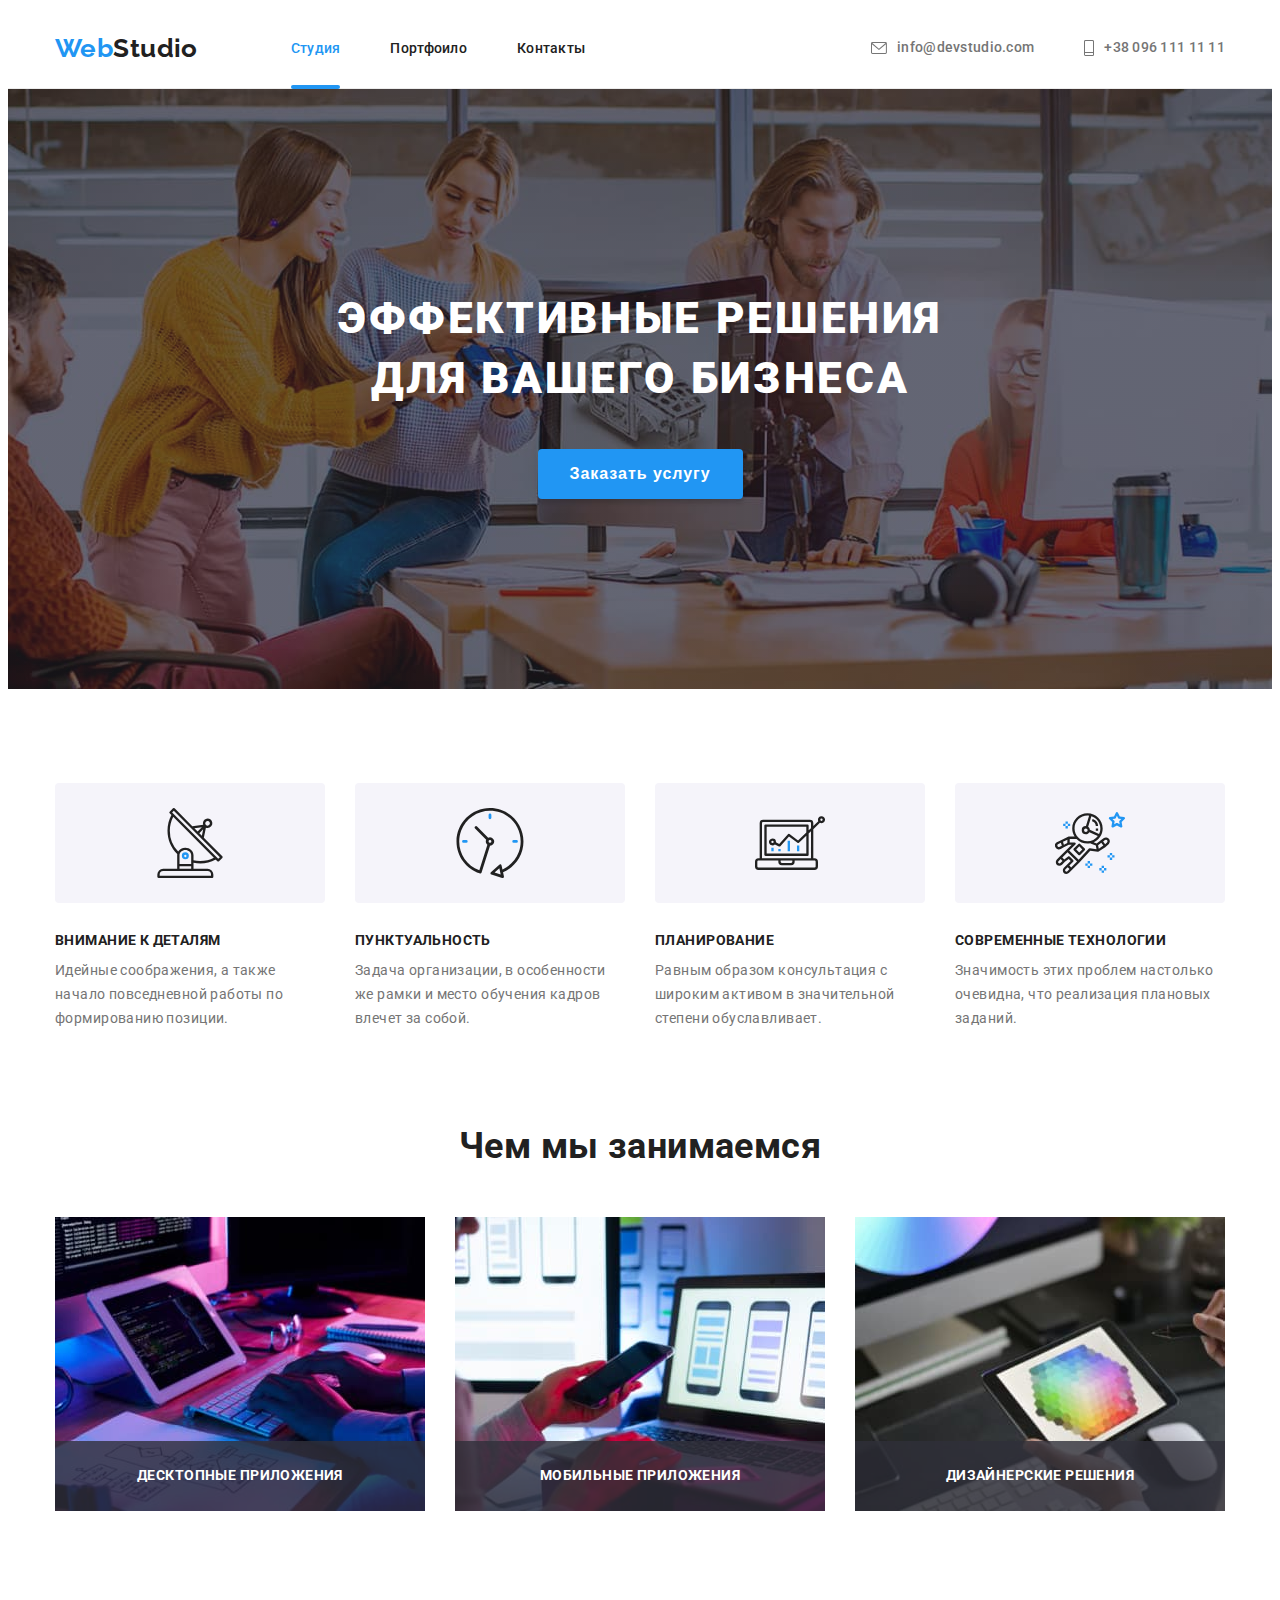
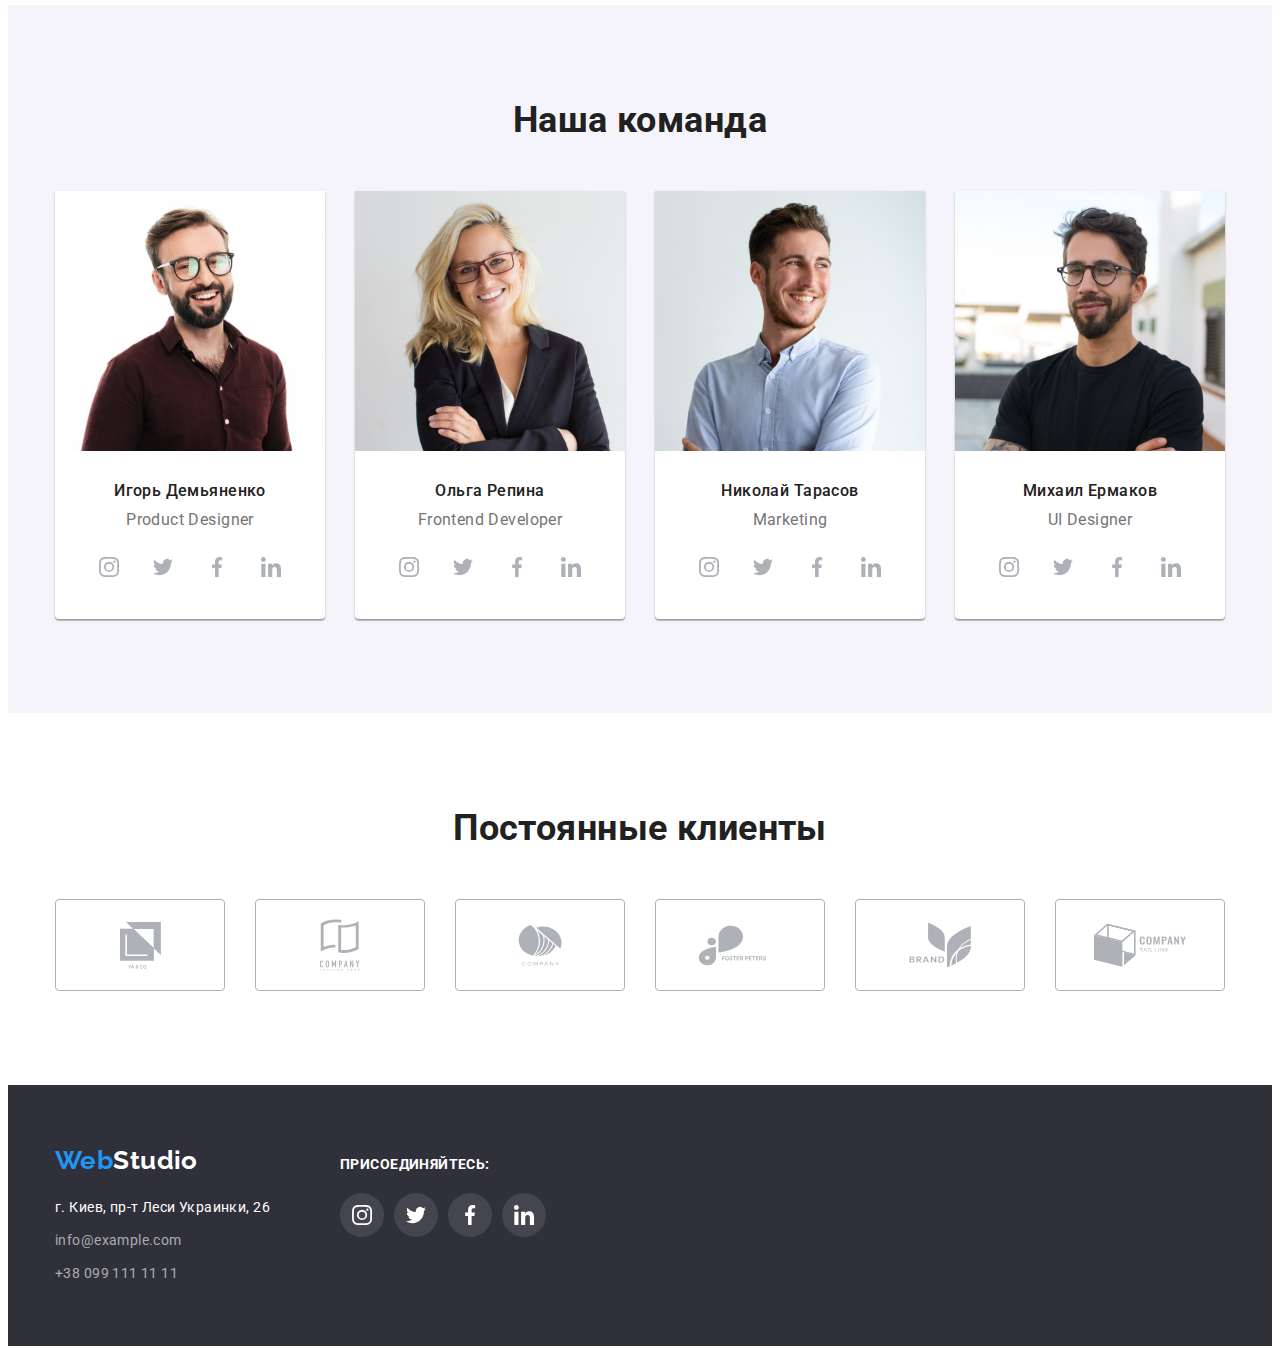
<file: index.html>
<!DOCTYPE html>
<html lang="ru">
  <head>
    <meta charset="UTF-8" />
    <meta http-equiv="X-UA-Compatible" content="IE=edge" />
    <meta name="viewport" content="width=device-width, initial-scale=1.0" />
    <title>Студия</title>
    <link rel="preconnect" href="https://fonts.gstatic.com" />
    <link
      href="https://fonts.googleapis.com/css2?family=Raleway:wght@700&family=Roboto:ital,wght@0,400;0,500;0,700;1,900&display=swap"
      rel="stylesheet"
    />
    <link
      rel="stylesheet"
      href="https://cdnjs.cloudflare.com/ajax/libs/modern-normalize/1.0.0/modern-normalize.min.css"
      integrity="sha512-ISS7cAi1PEhQ8jnbJpJZMd29NlhNj4AWYyLOSp2CE/CsHxTCu+r+t0D2yoJudVrd0/8fTVPUVDzY5Tvli75u/g=="
      crossorigin="anonymous"
    />
    <link rel="stylesheet" href="./css/styles.css" />
  </head>
  <body>
      <header class="header-page">
     <div class="conteiner main-nav">
      <a class="logo-link" href="./index.html">
        <span class="logo-web">Web</span><span class="logo-studio">Studio</span>
      </a>
      <nav>
        <ul class="list nav">
          <li class="menu-item">
            <a class="link menu-link current" href="./index.html"> Студия </a>
          </li>
          <li class="menu-item">
            <a class="link menu-link" href="./portfolio.html"> Портфоило </a>
          </li>
          <li class="menu-item">
            <a class="link menu-link" href="#"> Контакты </a>
          </li>
        </ul>
      </nav>
      <ul class="list contact">
        <li class="menu-item">
          <a class="link menu-link adress-item" href="mailto:info@devstudio.com">
            <svg class="contact-icon" width="16" height="12">
              <use href="./images/sprite.svg#icon-mail" ></use>
            </svg>
            info@devstudio.com</a>
        </li>
        <li class="menu-item">
          <a class="link menu-link adress-item" href="tel:+380961111111">
            <svg class="contact-icon" width="10" height="16">
            <use href="./images/sprite.svg#icon-tel"></use>
            </svg>
            +38 096 111 11 11</a>
        </li>
      </ul>
    </div>
    </header>
    <main>
      <section class="hero">
        <div class="conteiner">
          <h1 class="title hero-title">Эффективные решения <br> для вашего бизнеса </h1>
        <button data-modal-open class="hero-button" type="button">Заказать услугу</button>
        </div>
      </section>
      <section class="features section">
        <div class="conteiner">
        <h2 class="visually-hidden">Преимущества</h2>
        <ul class="list flex-conteiner">
          <li class="features-item">
            <div class="features-icon">
            <svg  width="70" height="70">
              <use href="./images/sprite.svg#icon-antenna"></use>
            </svg>
            </div>
            <h3 class="features-title">Внимание к деталям</h3>
            <p class="features-text">
              Идейные соображения, а также начало повседневной работы по
              формированию позиции.
            </p>
          </li>
          <li class="features-item">
            <div class="features-icon">
              <svg width="70" height="70">
              <use href="./images/sprite.svg#icon-clock"></use>
              </svg>
            </div>
            <h3 class="features-title">Пунктуальность</h3>
            <p class="features-text">
              Задача организации, в особенности же рамки и место обучения кадров
              влечет за собой.
            </p>
          </li>
          <li class="features-item">
            <div class="features-icon">
              <svg width="70" height="70">
                <use href="./images/sprite.svg#icon-diagram"></use>
              </svg>
            </div>
            <h3 class="features-title">Планирование</h3>
            <p class="features-text">
              Равным образом консультация с широким активом в значительной
              степени обуславливает.
            </p>
          </li>
          <li class="features-item">
          <div class="features-icon">
            <svg width="70" height="70">
            <use href="./images/sprite.svg#icon-astronaut"></use>
            </svg>
          </div>
            <h3 class="features-title">Современные технологии</h3>
            <p class="features-text">
              Значимость этих проблем настолько очевидна, что реализация
              плановых заданий.
            </p>
          </li>
        </ul>
        </div>
      </section>
      <section class="work">
      <div class="conteiner">
        <h2 class="title">Чем мы занимаемся</h2>
        <ul class="list flex-conteiner">
          <li class="work-item">
            <img class="work-image"
              src="./images/box1.jpg"
              alt="создание програмного обеспечения"
              width="370"
              height="294"/>
              <p class="work-description">Десктопные приложения</p>
          </li>
          <li class="work-item">
            <img class="work-image"
              src="./images/box2.jpg"
              alt="разработка приложения"
              width="370"
              height="294"/>
              <p class="work-description">Мобильные приложения</p>
          </li>
          <li class="work-item">
            <img class="work-image"
              src="./images/box3.jpg"
              alt="дизайн"
              width="370"
              height="294"/>
              <p class="work-description">Дизайнерские решения</p>
          </li>
        </ul>
        </div>
      </section>
      <section class="team section">
      <div class="conteiner">
        <h2 class="title">Наша команда</h2>
        <ul class="list flex-conteiner">
          <li class="team-item">
            <img class="team-photo"
              src="./images/team1.jpg"
              alt="Дизайнер продуктов Игорь Демьяненко"
              width="270"
            />
            <div class="team-card">
            <h3 class="team-name">Игорь Демьяненко</h3>
            <p class="team-position" lang="en">Product Designer</p>
              <ul class="list team-social">
                <li class="team-social-item">
                  <a class="team-social-link" href="#" target="_blank" rel="noopener norefferre">
                  <svg class="social-icon" width="20" height="20">
                    <use href="./images/sprite.svg#icon-instagram"></use>
                  </svg> </a>
                </li>
                <li class="team-social-item">
                  <a class="team-social-link" href="#" target="_blank" rel="noopener norefferre">
                    <svg class="social-icon" width="20" height="20">
                      <use href="./images/sprite.svg#icon-twitter"></use>
                    </svg> </a>
                </li>
                <li class="team-social-item">
                  <a class="team-social-link" href="#" target="_blank" rel="noopener norefferre">
                    <svg class="social-icon" width="20" height="20">
                      <use href="./images/sprite.svg#icon-facebook"></use>
                    </svg> </a>
                </li>
                <li class="team-social-item">
                  <a class="team-social-link" href="#" target="_blank" rel="noopener norefferre">
                    <svg class="social-icon" width="20" height="20">
                      <use href="./images/sprite.svg#icon-linkedin"></use>
                    </svg> </a>
                </li>
          </ul>
          </div>
          </li>
          <li class="team-item">
            <img class="team-photo"
              src="./images/team2.jpg"
              alt="Разработчик Ольга Репина"
              width="270"            />
            <div class="team-card">
            <h3 class="team-name">Ольга Репина</h3>
            <p class="team-position" lang="en">Frontend Developer</p>
            <ul class="list team-social">
              <li class="team-social-item">
                <a class="team-social-link" href="#" target="_blank" rel="noopener norefferre">
                  <svg class="social-icon" width="20" height="20">
                    <use href="./images/sprite.svg#icon-instagram"></use>
                  </svg> </a>
              </li>
              <li class="team-social-item">
                <a class="team-social-link" href="#" target="_blank" rel="noopener norefferre">
                  <svg class="social-icon" width="20" height="20">
                    <use href="./images/sprite.svg#icon-twitter"></use>
                  </svg> </a>
              </li>
              <li class="team-social-item">
                <a class="team-social-link" href="#" target="_blank" rel="noopener norefferre">
                  <svg class="social-icon" width="20" height="20">
                    <use href="./images/sprite.svg#icon-facebook"></use>
                  </svg> </a>
              </li>
              <li class="team-social-item">
                <a class="team-social-link" href="#" target="_blank" rel="noopener norefferre">
                  <svg class="social-icon" width="20" height="20">
                    <use href="./images/sprite.svg#icon-linkedin"></use>
                  </svg> </a>
              </li>
            </ul>
            </div>
          </li>
          <li class="team-item">
            <img class="team-photo"
              src="./images/team3.jpg"
              alt="Маркетолог Николай Тарасов"
              width="270"/>
            <div class="team-card">
            <h3 class="team-name">Николай Тарасов</h3>
            <p class="team-position" lang="en">Marketing</p>
            <ul class="list team-social">
              <li class="team-social-item">
                <a class="team-social-link" href="#" target="_blank" rel="noopener norefferre">
                  <svg class="social-icon" width="20" height="20">
                    <use href="./images/sprite.svg#icon-instagram"></use>
                  </svg> </a>
              </li>
              <li class="team-social-item">
                <a class="team-social-link" href="#" target="_blank" rel="noopener norefferre">
                  <svg class="social-icon" width="20" height="20">
                    <use href="./images/sprite.svg#icon-twitter"></use>
                  </svg> </a>
              </li>
              <li class="team-social-item">
                <a class="team-social-link" href="#" target="_blank" rel="noopener norefferre">
                  <svg class="social-icon" width="20" height="20">
                    <use href="./images/sprite.svg#icon-facebook"></use>
                  </svg> </a>
              </li>
              <li class="team-social-item">
                <a class="team-social-link" href="#" target="_blank" rel="noopener norefferre">
                  <svg class="social-icon" width="20" height="20">
                    <use href="./images/sprite.svg#icon-linkedin"></use>
                  </svg> </a>
              </li>
            </ul>
            </div>
          </li>
          <li class="team-item">
            <img class="team-photo"
              src="./images/team4.jpg"
              alt="Проектировщик интерфейса Михаил Ермаков"
              width="270"/>
            <div class="team-card">
            <h3 class="team-name">Михаил Ермаков</h3>
            <p class="team-position" lang="en">UI Designer</p>
            <ul class="list team-social">
              <li class="team-social-item">
                <a class="team-social-link" href="#" target="_blank" rel="noopener norefferre">
                  <svg class="social-icon" width="20" height="20">
                    <use href="./images/sprite.svg#icon-instagram"></use>
                  </svg> </a>
              </li>
              <li class="team-social-item">
                <a class="team-social-link" href="#" target="_blank" rel="noopener norefferre">
                  <svg class="social-icon" width="20" height="20">
                    <use href="./images/sprite.svg#icon-twitter"></use>
                  </svg> </a>
              </li>
              <li class="team-social-item">
                <a class="team-social-link" href="#" target="_blank" rel="noopener norefferre">
                  <svg class="social-icon" width="20" height="20">
                    <use href="./images/sprite.svg#icon-facebook"></use>
                  </svg> </a>
              </li>
              <li class="team-social-item">
                <a class="team-social-link" href="#" target="_blank" rel="noopener norefferre">
                  <svg class="social-icon" width="20" height="20">
                    <use href="./images/sprite.svg#icon-linkedin"></use>
                  </svg> </a>
              </li>
            </ul>
            </div>
          </li>
        </ul>
        </div>
      </section>
      <section class="clients section">
        <div class="conteiner">
      <h2 class="title">Постоянные клиенты</h2>
      <ul class="list clients-list">
        <li class="clients-item">
          <a class="clients-link" href="#" target="_blank" rel="noopener norefferre">
            <svg class="clients-icon" width="41" height="47">
              <use href="./images/sprite.svg#icon-ya-co"></use>
            </svg>
          </a>
        </li>
        <li class="clients-item">
          <a class="clients-link" href="#" target="_blank" rel="noopener norefferre">
            <svg class="clients-icon" width="40" height="52">
              <use href="./images/sprite.svg#icon-tagline-here"></use>
            </svg>
          </a>
        </li>
        <li class="clients-item">
          <a class="clients-link" href="#" target="_blank" rel="noopener norefferre">
            <svg class="clients-icon" width="44" height="42">
              <use href="./images/sprite.svg#icon-company"></use>
            </svg>
          </a>
        </li>
        <li class="clients-item">
          <a class="clients-link" href="#" target="_blank" rel="noopener norefferre">
            <svg class="clients-icon" width="85" height="41">
              <use href="./images/sprite.svg#icon-forester-peters"></use>
            </svg>
          </a>
        </li>
        <li class="clients-item">
          <a class="clients-link" href="#" target="_blank" rel="noopener norefferre">
            <svg class="clients-icon" width="63" height="46">
              <use href="./images/sprite.svg#icon-brand"></use>
            </svg>
          </a>
        </li>
        <li class="clients-item">
          <a class="clients-link" href="#" target="_blank" rel="noopener norefferre"> 
            <svg class="clients-icon" width="94" height="44">
              <use href="./images/sprite.svg#icon-tag-line"></use>
            </svg>
          </a>
        </li>
      </ul>
        </div>
      </section>
    </main>
    <footer class="footer-page">
      <div class="conteiner contacts footer-info">
      <div class="footer-adress">
          <a class="logo-link" href="./index.html">
            <span class="logo-web">Web</span><span class="logo-studio">Studio</span>
          </a>
        <address class="address">
          <ul class="list">
            <li class="list-address">
              <a class="link footer-map" href="https://goo.gl/maps/LU7Z2a2tSQY444G19" target="_blank"
                rel="noopener norefferre">
                г. Киев, пр-т Леси Украинки, 26
              </a>
            </li>
            <li class="list-address">
              <a class="link footer-contact" href="mailto:info@example.com">info@example.com</a>
            </li>
            <li class="list-address">
              <a class="link footer-contact" href="tel:+380991111111">+38 099 111 11 11</a>
            </li>
          </ul>
        </address>
        </div>
<div class="footer-social">
<h3 class="company-social">Присоединяйтесь:</h3>
<ul class="list footer-social-list">
  <li class="footer-social-item">
    <a class="footer-social-link" href="#" target="_blank" rel="noopener norefferre">
            <svg class="footer-social-icon" width="20" height="20">
              <use href="./images/sprite.svg#icon-instagram"></use>
            </svg>
    </a>
  </li>


  <li class="footer-social-item">
    <a class="footer-social-link" href="#" target="_blank" rel="noopener norefferre">
            <svg class="footer-social-icon" width="20" height="20">
              <use href="./images/sprite.svg#icon-twitter"></use>
            </svg>
    </a>
  </li>
  <li class="footer-social-item">
    <a class="footer-social-link" href="#" target="_blank" rel="noopener norefferre">
            <svg class="footer-social-icon" width="20" height="20">
              <use href="./images/sprite.svg#icon-facebook"></use>
            </svg>
    </a>
  </li>
  <li class="footer-social-item">
    <a class="footer-social-link" href="#" target="_blank" rel="noopener norefferre">
            <svg class="footer-social-icon" width="20" height="20">
              <use href="./images/sprite.svg#icon-linkedin"></use>
            </svg>
    </a>
  </li>
</ul>
</div>
      </div>
    </footer>

    <div data-modal class="backdrop is-hidden">
        <div class="modal">
          <button data-modal-close class="modal-close">
            <svg class="close-icon" width="11" height="11">
              <use href="./images/sprite.svg#icon-vector"></use>
            </svg>
          </button>
        </div>
    </div>
  <script src="./js/modal.js"></script>
  
  </body>
</html>
</file>
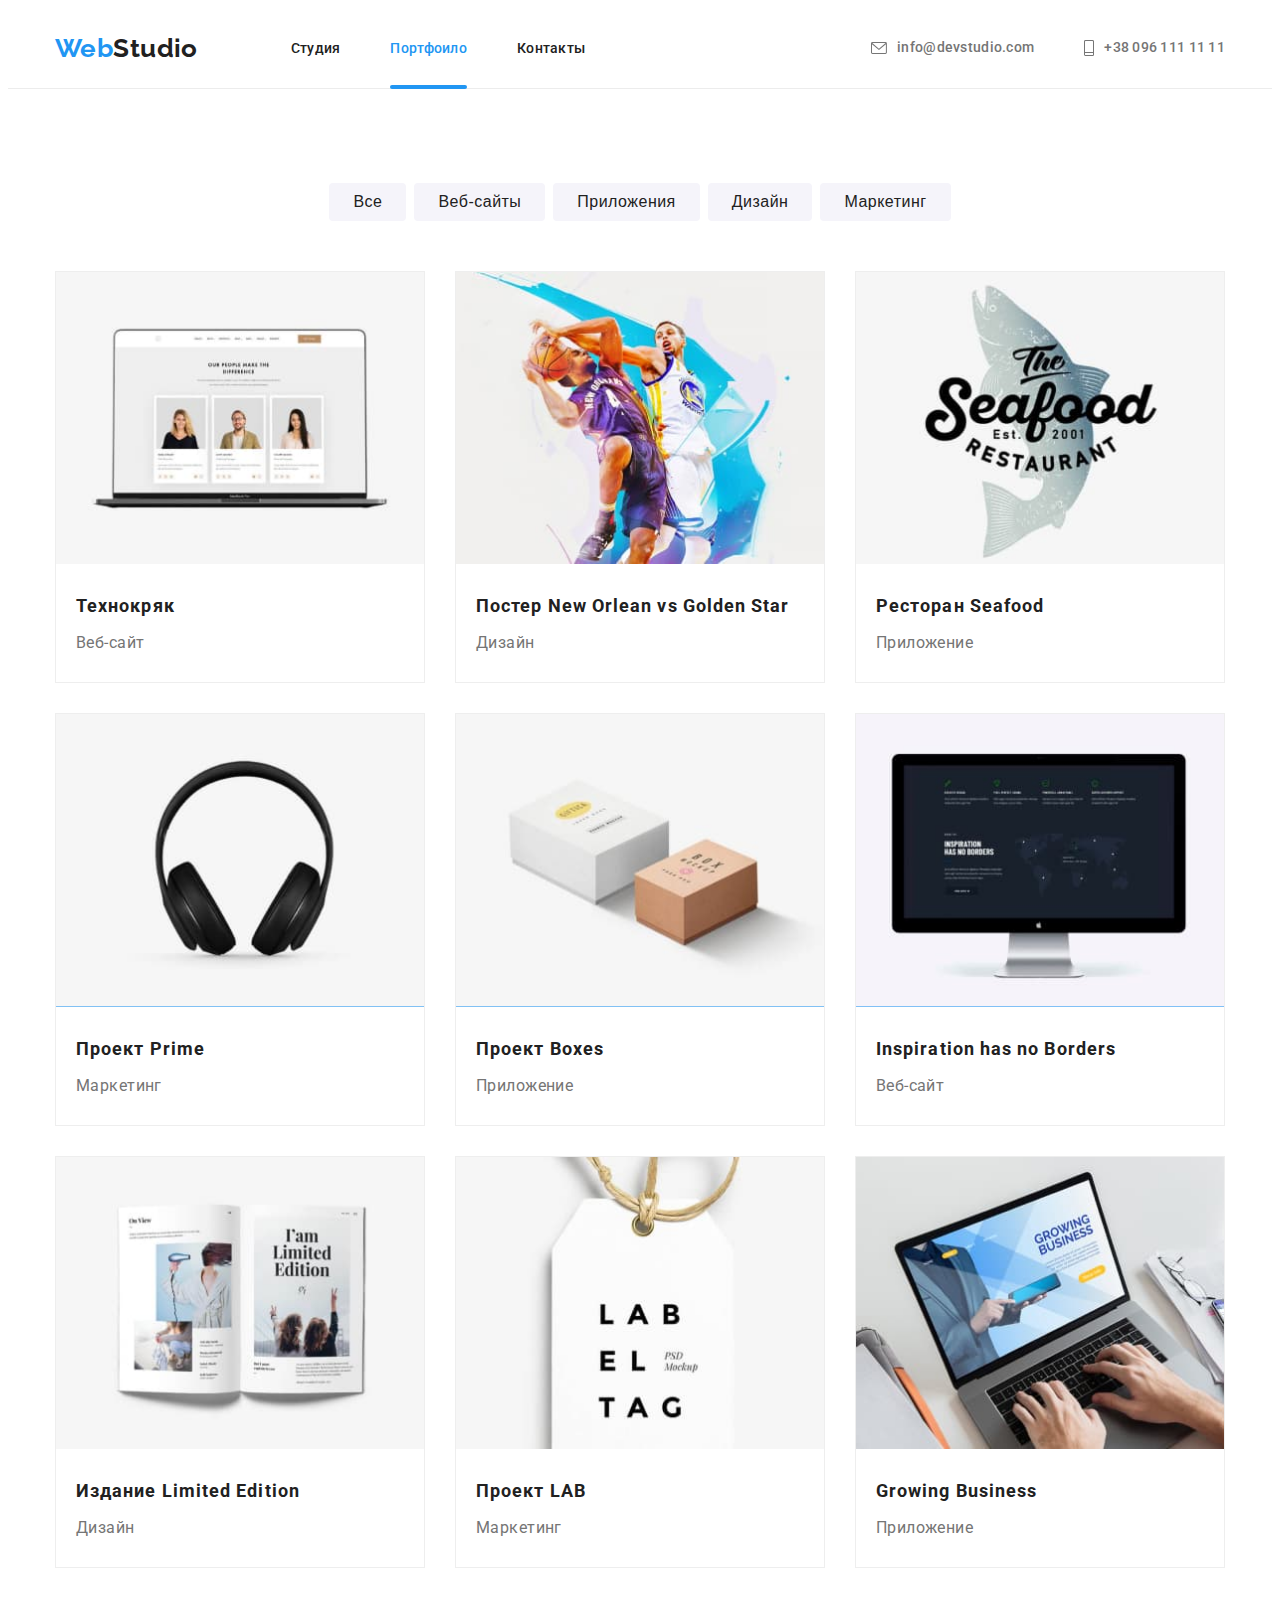
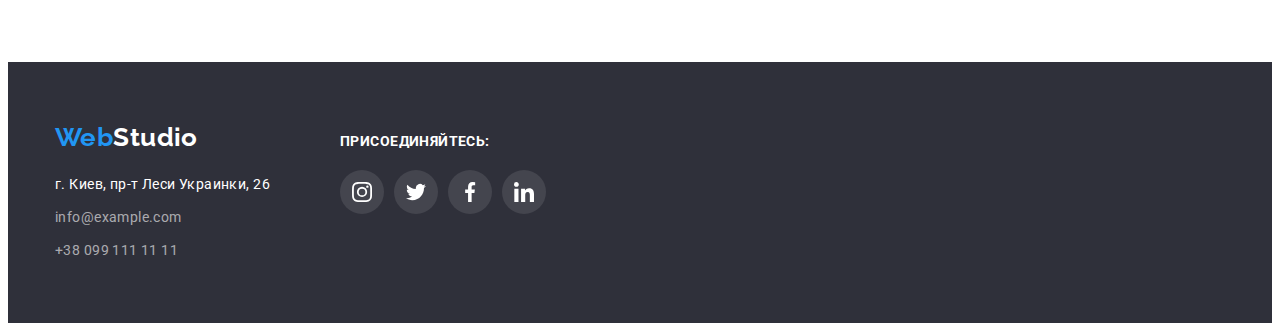
<file: portfolio.html>
<!DOCTYPE html>
<html lang="ru">
  <head>
    <meta charset="UTF-8" />
    <meta http-equiv="X-UA-Compatible" content="IE=edge" />
    <meta name="viewport" content="width=device-width, initial-scale=1.0" />
    <title>Студия</title>
    <link rel="preconnect" href="https://fonts.gstatic.com" />
    <link
      href="https://fonts.googleapis.com/css2?family=Raleway:wght@700&family=Roboto:ital,wght@0,400;0,500;0,700;1,900&display=swap"
      rel="stylesheet"
    />
    <link
      rel="stylesheet"
      href="https://cdnjs.cloudflare.com/ajax/libs/modern-normalize/1.0.0/modern-normalize.min.css"
      integrity="sha512-ISS7cAi1PEhQ8jnbJpJZMd29NlhNj4AWYyLOSp2CE/CsHxTCu+r+t0D2yoJudVrd0/8fTVPUVDzY5Tvli75u/g=="
      crossorigin="anonymous"
    />
    <link rel="stylesheet" href="./css/styles.css" />
  </head>
  <body>
<header class="header-page">
  <div class="conteiner main-nav">
    <a class="logo-link" href="./index.html">
      <span class="logo-web">Web</span><span class="logo-studio">Studio</span>
    </a>
    <nav>
      <ul class="list nav">
        <li class="menu-item">
          <a class="link" href="./index.html"> Студия </a>
        </li>
        <li class="menu-item">
          <a class="link current current-line" href="./portfolio.html"> Портфоило </a>
        </li>
        <li class="menu-item">
          <a class="link" href="#"> Контакты </a>
        </li>
      </ul>
    </nav>
    <ul class="list contact">
      <li class="menu-item">
        <a class="link adress-item" href="mailto:info@devstudio.com">
          <svg class="contact-icon" width="16" height="12">
            <use href="./images/sprite.svg#icon-mail"></use>
          </svg>
          info@devstudio.com</a>
      </li>
      <li class="menu-item">
        <a class="link adress-item" href="tel:+380961111111">
          <svg class="contact-icon" width="10" height="16">
            <use href="./images/sprite.svg#icon-tel"></use>
          </svg>
          +38 096 111 11 11</a>
      </li>
    </ul>
  </div>
</header>

    <main>
      <section class="projects section">
        <div class="conteiner">
          <h1 class="visually-hidden">Реализованные проекты</h1>
          <ul class="button-list list">
            <li class="button-item">
              <button class="button" type="button">Все</button>
            </li>
            <li class="button-item">
              <button class="button" type="button">Веб-сайты</button>
            </li>
            <li class="button-item">
              <button class="button" type="button">Приложения</button>
            </li>
            <li class="button-item">
              <button class="button" type="button">Дизайн</button>
            </li>
            <li class="button-item">
              <button class="button" type="button">Маркетинг</button>
            </li>
          </ul>

          <ul class="list flex-conteiner">
            <li class="project-item">
              <a class="project-item-link" href="#">
              <div class="project-thumb">
              <img
                class="project-img"
                src="./images/project1.jpg"
                alt="сайт на ноутбуке"
                width="370"
              />
              <p class="overflow-text">Технокряк это современная площадка распространения коронавируса. Компании используют эту платформу для цифрового
              шпионажа и атак на защищённые сервера конкурентов.</p>
              </div>
              <div class="project-card">
                <h2 class="project-title">Технокряк</h2>
                <p class="project-description">Веб-сайт</p>
            </div>                
            </a>
            </li>
            <li class="project-item">
              <a class="project-item-link" href="#">
              <div class="project-thumb">
              <img
                class="project-img"
                src="./images/project2.jpg"
                alt="баскетбол"
                width="370"
              />
              <p class="overflow-text">Технокряк это современная площадка распространения коронавируса. Компании используют эту платформу для цифрового шпионажа и атак на защищённые сервера конкурентов.</p>
            </div>
              <div class="project-card">
                <h2 class="project-title">Постер New Orlean vs Golden Star</h2>
                <p class="project-description">Дизайн</p>
              </div>
              </a>
            </li>
            <li class="project-item">
              <a class="project-item-link" href="#">
              <div class="project-thumb">
              <img
                class="project-img"
                src="./images/project3.jpg"
                alt="рыба"
                width="370"
              />
              <p class="overflow-text">Технокряк это современная площадка распространения коронавируса. Компании используют эту
                платформу для цифрового шпионажа и атак на защищённые сервера конкурентов.</p>
              </div>
                <div class="project-card">
                <h2 class="project-title">Ресторан Seafood</h2>
                <p class="project-description">Приложение</p>
              </div>
            </a>
            </li>
            <li class="project-item">
              <a class="project-item-link" href="#">
              <div class="project-thumb">
              <img
                class="project-img"
                src="./images/project4.jpg"
                alt="наушники"
                width="370"
              />
              <p class="overflow-text">Технокряк это современная площадка распространения коронавируса. Компании используют эту
                платформу для цифрового шпионажа и атак на защищённые сервера конкурентов.</p>
              </div>
                <div class="project-card">
                <h2 class="project-title">Проект Prime</h2>
                <p class="project-description">Маркетинг</p>
              </div>
            </a>
            </li>
            <li class="project-item">
            <a class="project-item-link" href="#">
              <div class="project-thumb">
            <img
                class="project-img"
                src="./images/project5.jpg"
                alt="коробочки"
                width="370"
              />
              <p class="overflow-text">Технокряк это современная площадка распространения коронавируса. Компании используют эту
                платформу для цифрового шпионажа и атак на защищённые сервера конкурентов.</p>
              </div>
                <div class="project-card">
                <h2 class="project-title">Проект Boxes</h2>
                <p class="project-description">Приложение</p>
              </div>
            </a>
            </li>
            <li class="project-item">
              <a class="project-item-link" href="#">
              <div class="project-thumb">
              <img
                class="project-img"
                src="./images/project6.jpg"
                alt="монитор"
                width="370"
              />
              <p class="overflow-text">Технокряк это современная площадка распространения коронавируса. Компании используют эту
                платформу для цифрового шпионажа и атак на защищённые сервера конкурентов.</p>
              </div>
                <div class="project-card">
                <h2 class="project-title">Inspiration has no Borders</h2>
                <p class="project-description">Веб-сайт</p>
              </div>
            </a>
            </li>
            <li class="project-item">
              <a class="project-item-link" href="#">
              <div class="project-thumb">
              <img
                class="project-img"
                src="./images/project7.jpg"
                alt="журнал"
                width="370"
              />
              <p class="overflow-text">Технокряк это современная площадка распространения коронавируса. Компании используют эту
                платформу для цифрового шпионажа и атак на защищённые сервера конкурентов.</p>
              </div>
                <div class="project-card">
                <h2 class="project-title">Издание Limited Edition</h2>
                <p class="project-description">Дизайн</p>
              </div>
            </a>
            </li>
            <li class="project-item">
              <a class="project-item-link" href="#">
                <div class="project-thumb">
              <img
                class="project-img"
                src="./images/project8.jpg"
                alt="бирка"
                width="370"
              />
              <p class="overflow-text">Технокряк это современная площадка распространения коронавируса. Компании используют эту
                платформу для цифрового шпионажа и атак на защищённые сервера конкурентов.</p>
              </div>
                <div class="project-card">
                <h2 class="project-title">Проект LAB</h2>
                <p class="project-description">Маркетинг</p>
              </div>
            </a>
            </li>
            <li class="project-item">
              <a class="project-item-link" href="#">
                <div class="project-thumb">
              <img
                class="project-img"
                src="./images/project9.jpg"
                alt="человек печатает на ноутбуке"
                width="370"
              />
              <p class="overflow-text">Технокряк это современная площадка распространения коронавируса. Компании используют эту
                платформу для цифрового шпионажа и атак на защищённые сервера конкурентов.</p>
              </div>
                <div class="project-card">
                <h2 class="project-title">Growing Business</h2>
                <p class="project-description">Приложение</p>
              </div>
            </a>
            </li>
          </ul>
        </div>
      </section>
    </main>
    <footer class="footer-page">
      <div class="conteiner contacts footer-info">
        <div class="footer-adress">
          <a class="logo-link" href="./index.html">
            <span class="logo-web">Web</span><span class="logo-studio">Studio</span>
          </a>
          <address class="address">
            <ul class="list">
              <li class="list-address">
                <a class="link footer-map" href="https://goo.gl/maps/LU7Z2a2tSQY444G19" target="_blank"
                  rel="noopener norefferre">
                  г. Киев, пр-т Леси Украинки, 26
                </a>
              </li>
              <li class="list-address">
                <a class="link footer-contact" href="mailto:info@example.com">info@example.com</a>
              </li>
              <li class="list-address">
                <a class="link footer-contact" href="tel:+380991111111">+38 099 111 11 11</a>
              </li>
            </ul>
          </address>
        </div>
        <div class="footer-social">
          <h3 class="company-social">Присоединяйтесь:</h3>
          <ul class="list footer-social-list">
            <li class="footer-social-item">
              <a class="footer-social-link" href="#" target="_blank" rel="noopener norefferre">
                <svg class="footer-social-icon" width="20" height="20">
                  <use href="./images/sprite.svg#icon-instagram"></use>
                </svg>
              </a>
            </li>
  
            <li class="footer-social-item">
              <a class="footer-social-link" href="#" target="_blank" rel="noopener norefferre">
                <svg class="footer-social-icon" width="20" height="20">
                  <use href="./images/sprite.svg#icon-twitter"></use>
                </svg>
              </a>
            </li>
            <li class="footer-social-item">
              <a class="footer-social-link" href="#" target="_blank" rel="noopener norefferre">
                <svg class="footer-social-icon" width="20" height="20">
                  <use href="./images/sprite.svg#icon-facebook"></use>
                </svg>
              </a>
            </li>
            <li class="footer-social-item">
              <a class="footer-social-link" href="#" target="_blank" rel="noopener norefferre">
                <svg class="footer-social-icon" width="20" height="20">
                  <use href="./images/sprite.svg#icon-linkedin"></use>
                </svg>
              </a>
            </li>
          </ul>
        </div>
      </div>
    </footer>
  </body>
</html>
</file>
<file: css/styles.css>
:root {
  --primary-title-color: #212121;
  --primary-text-color: #757575;
  --primary-bcg-color: #ffffff;
  --secondary-bcg-color: #f5f4fa;
  --footer-bcg: #2f303a;
  --accent-color: #2196f3;
  --dark-bcg-text: #ffffff;
  --font-family-text: Roboto;
  --font-size-text: 14px;
  --animation: 250ms cubic-bezier(0.4, 0, 0.2, 1);
}

/*General*/

html {
  box-sizing: border-box;
}
*,
*::before,
*::after {
  box-sizing: inherit;
}

body {
  background-color: var(--primary-bcg-color);
  color: var(--primary-title-color);

  font-family: var(--font-family-text), sans-serif;
  font-size: var(--font-size-text);
  letter-spacing: 0.03em;
}

.conteiner {
  width: 1200px;
  padding-left: 15px;
  padding-right: 15px;
  margin-left: auto;
  margin-right: auto;
}

h1,
h2,
h3,
p {
  margin: 0;
  padding: 0;
}

.list {
  padding-left: 0;
  margin: 0;

  list-style: none;
}

.visually-hidden {
  position: absolute !important;
  clip: rect(1px 1px 1px 1px);
  clip: rect(1px, 1px, 1px, 1px);
  padding: 0 !important;
  border: 0 !important;
  height: 1px !important;
  width: 1px !important;
  overflow: hidden;
}

.link,
.logo-link,
.project-item-link {
  color: inherit;
  text-decoration: none;

  transition: color var(--animation);
}

.link:hover,
.link:focus {
  color: var(--accent-color);
}

img {
  display: block;
  max-width: 100%;
  height: auto;
}

.button {
  padding: 6px 24px;
  border-radius: 4px;
  border: none;

  color: inherit;
  background: var(--secondary-bcg-color);
  font-weight: 500;
  font-size: 16px;
  line-height: 1.62;
  text-align: center;
  letter-spacing: 0.03em;

  cursor: pointer;

  transition: color var(--animation), background-color var(--animation),
    box-shadow var(--animation);
}

.button:hover,
.button:focus {
  color: var(--dark-bcg-text);
  background-color: var(--accent-color);
  box-shadow: 0px 3px 1px rgba(0, 0, 0, 0.1), 0px 1px 2px rgba(0, 0, 0, 0.08),
    0px 2px 2px rgba(0, 0, 0, 0.12);
}

.title {
  margin-bottom: 50px;

  font-size: 36px;
  line-height: 1.17;
  text-align: center;
}

.flex-conteiner {
  display: flex;
  flex-wrap: wrap;
  margin-right: -30px;
  margin-bottom: -30px;
}

.logo-web,
.logo-studio {
  font-family: Raleway;
  font-weight: 700;
  font-size: 26px;
  line-height: 1.19;
}

.logo-link {
  display: block;
}

.section {
  padding-top: 94px;
  padding-bottom: 94px;
}

/*Header*/
.header-page {
  border-bottom: 1px solid #ececec;
}

.main-nav .logo-link {
  margin-right: 93px;
}

.main-nav .logo-web {
  color: var(--accent-color);
}

.current {
  position: relative;
  color: var(--accent-color);
}

.current::after {
  content: "";
  position: absolute;

  left: 0;
  bottom: -1px;

  width: 100%;
  height: 4px;
  background-color: var(--accent-color);
  border-radius: 2px;
}

.nav .link,
.contact .link {
  padding: 32px 0;

  font-weight: 500;
  line-height: 1.14;
  letter-spacing: 0.02em;
}

.main-nav {
  display: flex;
  align-items: center;
}

.contact {
  color: var(--primary-text-color);
  margin-left: auto;
}

.nav,
.contact {
  display: flex;
}

.nav .menu-item:not(:last-child) {
  margin-right: 50px;
}
.contact .menu-item:not(:last-child) {
  margin-right: 50px;
}

.adress-item {
  display: flex;
  align-items: center;
  color: var(--primary-text-color);
}

.contact-icon {
  align-items: center;
  margin-right: 10px;
  fill: currentColor;
}

/*inex.html*/

/*section hero*/
.hero {
  max-height: 600px;
  padding-top: 200px;
  padding-bottom: 200px;
  text-align: center;

  background-image: linear-gradient(
      to top,
      rgba(47, 48, 58, 0.4),
      rgba(47, 48, 58, 0.4)
    ),
    url(../images/hero-bcg.jpg);
  background-repeat: no-repeat;
  background-position: center;
  background-size: 1600px 600px;
}

.hero-title {
  margin-bottom: 40px;
  color: var(--dark-bcg-text);

  font-weight: 900;
  font-size: 44px;
  line-height: 1.36;
  letter-spacing: 0.06em;
  text-transform: uppercase;
}

.hero-button {
  padding: 10px 32px;

  border-radius: 4px;
  box-shadow: 0px 4px 4px rgba(0, 0, 0, 0.15);
  border: none;

  background-color: var(--accent-color);
  color: var(--dark-bcg-text);

  font-weight: 700;
  font-size: 16px;
  line-height: 1.87;
  letter-spacing: 0.06em;
  cursor: pointer;
}

/*section features*/

.features-item {
  flex-basis: calc((100% - 30px * 4) / 4);
  margin-right: 30px;
  margin-bottom: 30px;
}

.features-icon {
  display: flex;
  justify-content: center;
  align-items: center;
  height: 120px;
  margin-bottom: 30px;
  background-color: var(--secondary-bcg-color);
  border-radius: 4px;
}

.features-title {
  margin-bottom: 10px;
  font-size: var(--font-size-text);
  line-height: 1.14;
  text-transform: uppercase;
}

.features-text {
  color: var(--primary-text-color);
  line-height: 1.71;
}

/*section works, section team*/

.work {
  padding-bottom: 94px;
}

.work-item {
  position: relative;

  flex-basis: calc((100% - 30px * 3) / 3);
  margin-right: 30px;
  margin-bottom: 30px;
}

/*.work-image {

}*/

.work-description {
  position: absolute;
  bottom: 0;

  display: flex;
  align-items: center;
  justify-content: center;

  width: 100%;
  height: 70px;
  font-style: normal;
  font-weight: 700;
  line-height: 1.14;
  text-align: center;
  letter-spacing: 0.03em;
  text-transform: uppercase;
  background-color: rgba(47, 48, 58, 0.8);
  color: #ffffff;
}

.team {
  background-color: var(--secondary-bcg-color);
}

.team-item {
  flex-basis: calc((100% - 30px * 4) / 4);
  padding-bottom: 30px;
  margin-right: 30px;
  margin-bottom: 30px;

  background-color: var(--primary-bcg-color);
  box-shadow: 0px 1px 3px rgba(0, 0, 0, 0.12), 0px 1px 1px rgba(0, 0, 0, 0.14),
    0px 2px 1px rgba(0, 0, 0, 0.2);
  border-radius: 0px 0px 4px 4px;
}

.team-photo {
  margin-bottom: 30px;
}

.team-card {
  padding-left: 15px;
  padding-right: 15px;
}

.team-name,
.team-position {
  text-align: center;

  font-size: 16px;
  line-height: 1.19;
}

.team-name {
  margin-bottom: 10px;
  font-weight: 500;
}

.team-position {
  color: var(--primary-text-color);
  margin-bottom: 16px;
}

.team-social {
  display: flex;
  justify-content: center;
}

.team-social-item:not(:last-child) {
  margin-right: 10px;
}

.team-social-link {
  display: flex;
  justify-content: center;
  align-items: center;
  width: 44px;
  height: 44px;
  border-radius: 50%;
  background-color: var(--primary-bcg-color);

  transition: background-color var(--animation);
}

.team-social-link:focus,
.team-social-link:hover {
  background-color: var(--accent-color);
}

.social-icon {
  fill: #afb1b8;
  transition: fill var(--animation);
}

.team-social-link:focus .social-icon,
.team-social-link:hover .social-icon {
  fill: var(--primary-bcg-color);
}

/*Clients*/
.clients-list {
  display: flex;
}

.clients-item:not(:last-child) {
  margin-right: 30px;
}

.clients-link {
  display: flex;
  align-items: center;
  justify-content: center;
  width: 170px;
  height: 92px;
  border: 1px solid #afb1b8;
  border-radius: 4px;

  transition: border var(--animation);
}

.clients-link:hover,
.clients-link:focus {
  border: 1px solid var(--accent-color);
}

.clients-icon {
  fill: #afb1b8;

  transition: fill var(--animation);
}

.clients-link:hover .clients-icon,
.clients-link:focus .clients-icon {
  fill: var(--accent-color);
}

/*footer*/

.footer-page {
  padding-top: 60px;
  padding-bottom: 60px;
  background-color: var(--footer-bcg);
}

.contacts .logo-link {
  margin-bottom: 20px;
}

.footer-info {
  display: flex;
  align-items: baseline;
}

.footer-adress {
  margin-right: 70px;
}

.contacts .logo-web {
  color: var(--accent-color);
}
.contacts .logo-studio {
  color: var(--dark-bcg-text);
}

.address {
  font-style: inherit;
}

.list-address {
  display: block;
}

.list-address:not(:last-child) {
  margin-bottom: 9px;
}

.footer-map,
.footer-contact {
  line-height: 1.71;
}
.footer-map {
  color: var(--dark-bcg-text);
}

.footer-contact {
  color: rgba(255, 255, 255, 0.6);
}

.company-social {
  margin-bottom: 20px;

  font-size: 14px;
  line-height: 1.14;
  letter-spacing: 0.03em;
  text-transform: uppercase;

  color: var(--dark-bcg-text);
}

.footer-social-list {
  display: flex;
}

.footer-social-item:not(:last-child) {
  margin-right: 10px;
}

.footer-social-link {
  display: flex;
  align-items: center;
  justify-content: center;
  width: 44px;
  height: 44px;
  border: 1px solid transparent;
  border-radius: 50%;
  background: rgba(255, 255, 255, 0.1);

  transition: background-color var(--animation);
}

.footer-social-link:hover,
.footer-social-link:focus {
  background-color: var(--accent-color);
}

.footer-social-icon {
  fill: var(--dark-bcg-text);
}

/*portfolio.html*/

/*main*/

/*buttons*/

.button-list {
  display: flex;
  flex-wrap: wrap;
  justify-content: center;
  margin-bottom: 50px;
}

.button-item:not(:last-child) {
  margin-right: 8px;
}

/*projects*/

.project-item {
  flex-basis: calc((100% - 30px * 3) / 3);
  margin-right: 30px;
  margin-bottom: 30px;

  border: 1px solid #eeeeee;
}

.project-item-link {
  display: block;

  transition: box-shadow var(--animation);
}

.project-item-link:hover,
.project-item-link:focus {
  box-shadow: 0px 1px 1px rgba(0, 0, 0, 0.12), 0px 4px 4px rgba(0, 0, 0, 0.06),
    1px 4px 6px rgba(0, 0, 0, 0.16);
}

.project-card {
  padding: 24px 20px;
}

.project-title {
  margin-bottom: 4px;
  font-size: 18px;
  line-height: 2;
  letter-spacing: 0.06em;
}

.project-description {
  font-size: 16px;
  line-height: 1.87;
  color: var(--primary-text-color);
}

.project-thumb {
  position: relative;
  overflow: hidden;
}

.overflow-text {
  position: absolute;
  top: 0;
  left: 0;
  width: 100%;
  height: 100%;
  transform: translateY(100%);

  display: flex;
  padding-top: 63px;
  padding-left: 24px;
  padding-right: 24px;

  font-size: 18px;
  line-height: 1.56;
  letter-spacing: 0.03em;

  color: var(--dark-bcg-text);
  background-color: rgba(33, 150, 243, 0.9);
  transition: transform var(--animation);
}

.project-item:hover .overflow-text,
.project-item:focus .overflow-text {
  transform: translateY(0);
}

/*Modal*/
.backdrop {
  position: fixed;
  top: 0;
  left: 0;
  width: 100%;
  height: 100%;
  background-color: rgba(0, 0, 0, 0.2);
  opacity: 1;
  transition: opacity var(--animation);
}

.backdrop.is-hidden {
  opacity: 0;
  pointer-events: none;
}

.backdrop.is-hidden .modal {
  transform: translate(-50%, -50%) scale(1.2);
}

.modal {
  position: absolute;
  top: 50%;
  left: 50%;
  transform: translate(-50%, -50%) scale(1);
  transition: transform var(--animation);

  min-width: 528px;
  min-height: 581px;
  background: var(--primary-bcg-color);
  box-shadow: 0px 1px 3px rgba(0, 0, 0, 0.12), 0px 1px 1px rgba(0, 0, 0, 0.14),
    0px 2px 1px rgba(0, 0, 0, 0.2);
  border-radius: 4px;
}

.modal-close {
  position: absolute;
  top: 8px;
  right: 8px;

  width: 30px;
  height: 30px;
  border: 1px solid rgba(0, 0, 0, 0.1);
  border-radius: 50%;
  background: var(--primary-bcg-color);
}

.close-icon {
  fill: black;
}
</file>
